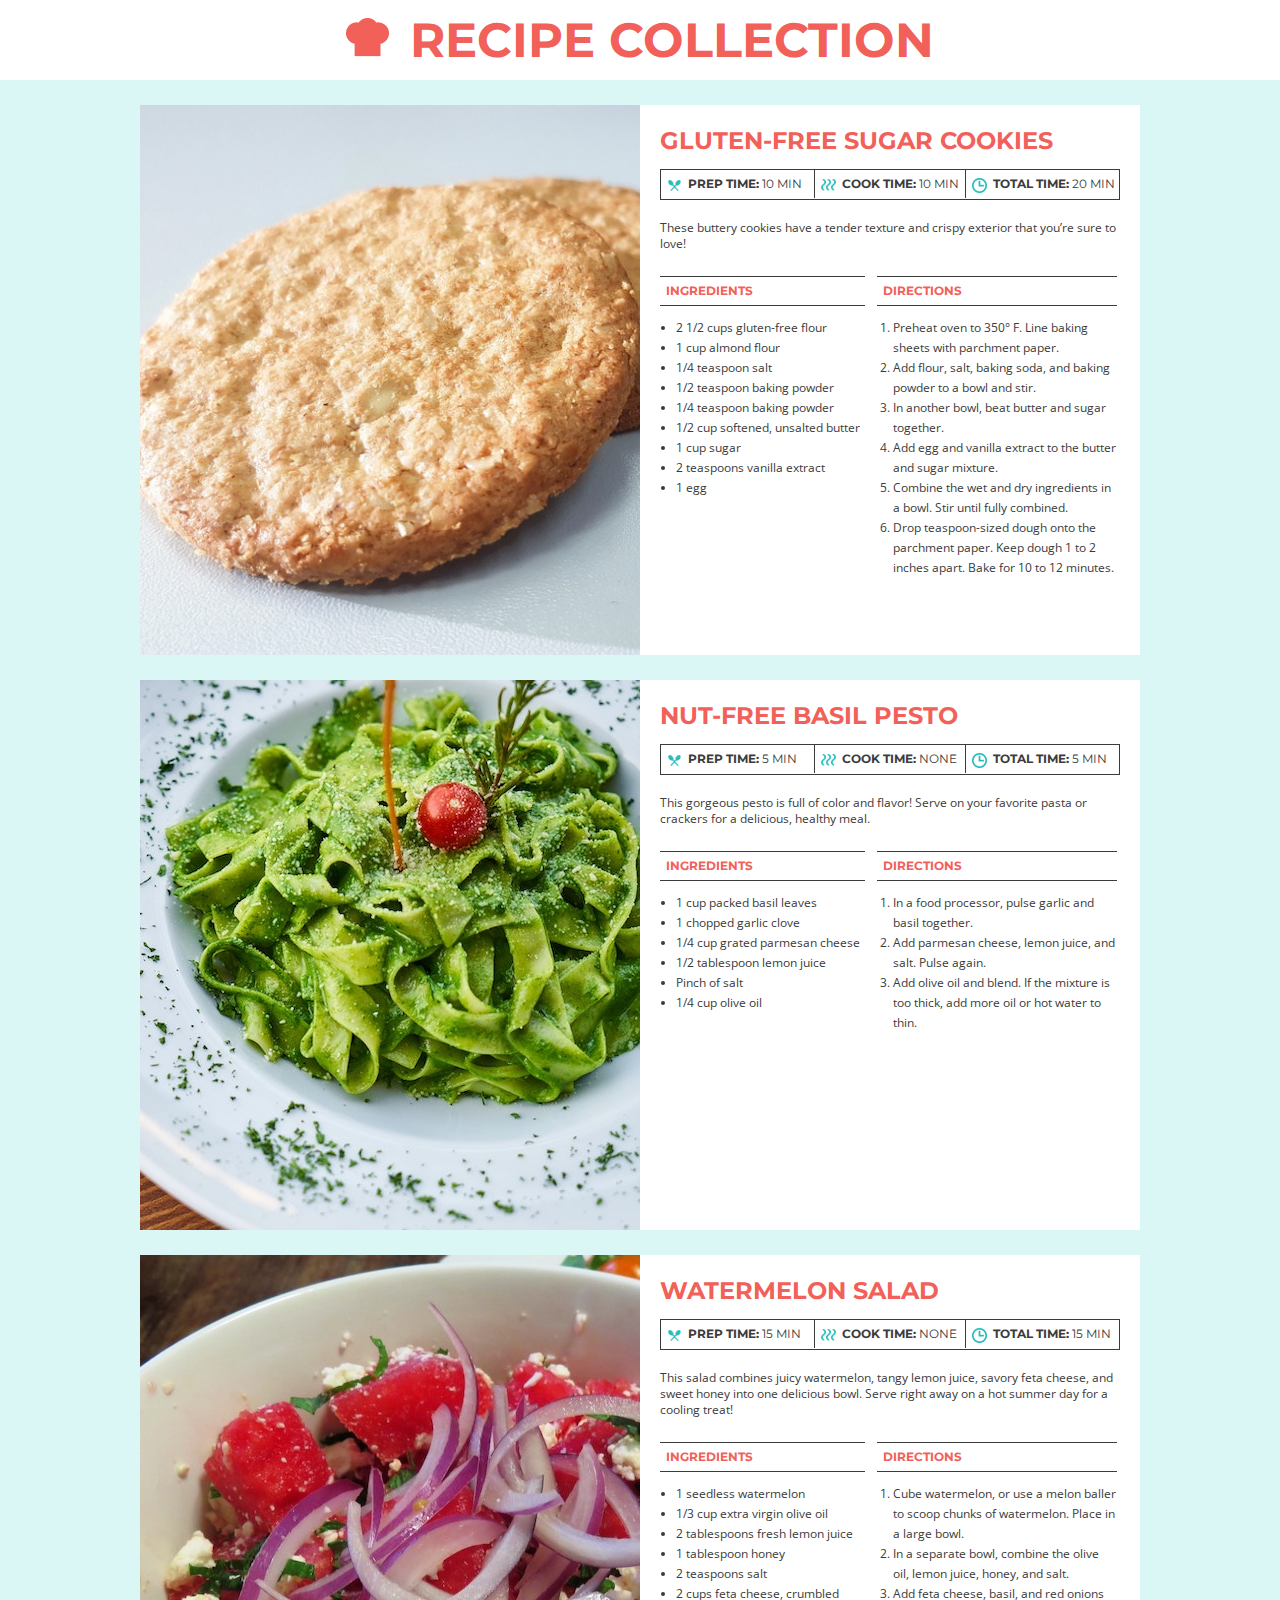
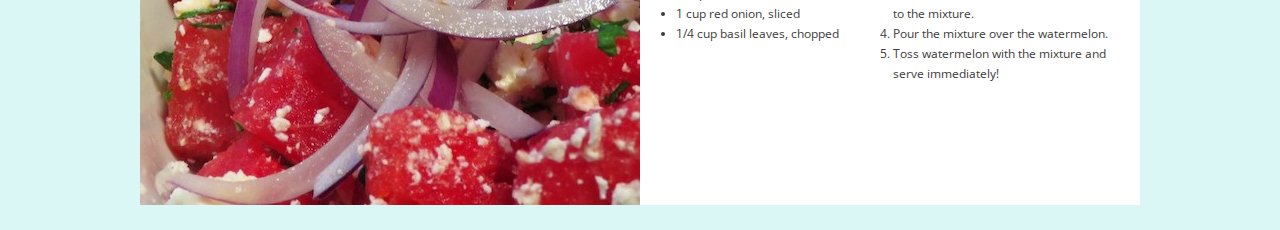
<file: recipe-card/index.html>
<!doctype html>
<html lang="en">

    <head>
        <meta charset="utf-8">
        <title>Recipe Cards Project</title>
        <link href="https://fonts.googleapis.com/css?family=Montserrat:700%7COpen+Sans&display=swap" rel="stylesheet">
        <link rel="stylesheet" type="text/css" href="css/style.css">
        <link rel="stylesheet" type="text/css" href="css/normalize.css">
        <link href="https://fonts.googleapis.com/css2?family=Montserrat&family=Open+Sans&display=swap" rel="stylesheet">
    </head>

    <body>
        <header>
            <img src="img/chef-hat.png" alt="chef hat">
            <h1>Recipe Collection</h1>
        </header>
        <main>
            <article id="cookies" class="card">
                <div class="image"></div>
                <div class="recipe">
                    <h2>Gluten-Free Sugar Cookies</h2>
                    <div class="time">
                        <div class="prep">
                            <img src="img/spoons.png" alt="prep time"><p class="time-details"><strong>Prep Time:</strong> 10 Min</p>
                        </div>
                        <div class="cook">
                            <img src="img/steam.png" alt="cook time"><p class="time-details"><strong>Cook Time:</strong> 10 Min</p>
                        </div>
                        <div class="total">
                            <img src="img/clock.png" alt="total time"><p class="time-details"><strong>Total Time:</strong> 20 Min</p>
                        </div>
                    </div>
                    <p class="description">These buttery cookies have a tender texture and crispy exterior that you’re
                        sure to love!</p>
                    <div class="columns">
                        <section class="ingredients">
                            <h3>Ingredients</h3>
                            <ul>
                                <li>2 1/2 cups gluten-free flour</li>
                                <li>1 cup almond flour</li>
                                <li>1/4 teaspoon salt</li>
                                <li>1/2 teaspoon baking powder</li>
                                <li>1/4 teaspoon baking powder</li>
                                <li>1/2 cup softened, unsalted butter</li>
                                <li>1 cup sugar</li>
                                <li>2 teaspoons vanilla extract</li>
                                <li>1 egg</li>
                            </ul>
                        </section>
                        <section class="directions">
                            <h3>Directions</h3>
                            <ol>
                                <li>Preheat oven to 350&deg; F. Line baking sheets with parchment paper.</li>
                                <li>Add flour, salt, baking soda, and baking powder to a bowl and stir.</li>
                                <li>In another bowl, beat butter and sugar together.</li>
                                <li>Add egg and vanilla extract to the butter and sugar mixture.</li>
                                <li>Combine the wet and dry ingredients in a bowl. Stir until fully combined.</li>
                                <li>Drop teaspoon-sized dough onto the parchment paper. Keep dough 1 to 2 inches apart.
                                    Bake for 10 to 12 minutes.</li>
                            </ol>
                        </section>
                    </div>
                </div>
            </article>
            <article id="pesto" class="card">
                <div class="image"></div>
                <div class="recipe">
                    <h2>Nut-Free Basil Pesto</h2>
                    <div class="time">
                        <div class="prep">
                            <img src="img/spoons.png" alt="prep time"><p class="time-details"><strong>Prep Time:</strong> 5 Min</p>
                        </div>
                        <div class="cook">
                            <img src="img/steam.png" alt="cook time"><p class="time-details"><strong>Cook Time:</strong> None</p>
                        </div>
                        <div class="total">
                            <img src="img/clock.png" alt="total time"><p class="time-details"><strong>Total Time:</strong> 5 Min</p>
                        </div>
                    </div>
                    <p class="description">This gorgeous pesto is full of color and flavor! Serve on your favorite pasta
                        or crackers for a delicious, healthy meal.</p>
                    <div class="columns">
                        <section class="ingredients">
                            <h3>Ingredients</h3>
                            <ul>
                                <li>1 cup packed basil leaves</li>
                                <li>1 chopped garlic clove</li>
                                <li>1/4 cup grated parmesan cheese</li>
                                <li>1/2 tablespoon lemon juice</li>
                                <li>Pinch of salt</li>
                                <li>1/4 cup olive oil</li>
                            </ul>
                        </section>
                        <section class="directions">
                            <h3>Directions</h3>
                            <ol>
                                <li>In a food processor, pulse garlic and basil together.</li>
                                <li>Add parmesan cheese, lemon juice, and salt. Pulse again.</li>
                                <li>Add olive oil and blend. If the mixture is too thick, add more oil or hot water to
                                    thin.</li>
                            </ol>
                        </section>
                    </div>
                </div>
            </article>
            <article id="salad" class="card">
                <div class="image"></div>
                <div class="recipe">
                    <h2>Watermelon Salad</h2>
                    <div class="time">
                        <div class="prep">
                            <img src="img/spoons.png" alt="prep time"><p class="time-details"><strong>Prep Time:</strong> 15 Min</p>
                        </div>
                        <div class="cook">
                            <img src="img/steam.png" alt="cook time"><p class="time-details"><strong>Cook Time:</strong> None</p>
                        </div>
                        <div class="total">
                            <img src="img/clock.png" alt="total time"><p class="time-details"><strong>Total Time:</strong> 15 Min</p>
                        </div>
                    </div>
                    <p class="description">This salad combines juicy watermelon, tangy lemon juice, savory feta cheese,
                        and sweet honey into one delicious bowl. Serve right away on a hot summer day for a cooling
                        treat!</p>
                    <div class="columns">
                        <section class="ingredients">
                            <h3>Ingredients</h3>
                            <ul>
                                <li>1 seedless watermelon</li>
                                <li>1/3 cup extra virgin olive oil</li>
                                <li>2 tablespoons fresh lemon juice</li>
                                <li>1 tablespoon honey</li>
                                <li>2 teaspoons salt</li>
                                <li>2 cups feta cheese, crumbled</li>
                                <li>1 cup red onion, sliced</li>
                                <li>1/4 cup basil leaves, chopped</li>
                            </ul>
                        </section>
                        <section class="directions">
                            <h3>Directions</h3>
                            <ol>
                                <li>Cube watermelon, or use a melon baller to scoop chunks of watermelon. Place in a
                                    large bowl.</li>
                                <li>In a separate bowl, combine the olive oil, lemon juice, honey, and salt.</li>
                                <li>Add feta cheese, basil, and red onions to the mixture.</li>
                                <li>Pour the mixture over the watermelon.</li>
                                <li>Toss watermelon with the mixture and serve immediately!</li>
                            </ol>
                        </section>
                    </div>
                </div>
            </article>
        </main>
    </body>

</html>
</file>
<file: recipe-card/css/style.css>
body {
	background-color: #DAF7F6;
	font-family: 'Open Sans', sans-serif;
	font-size: 12px;
	line-height: 16px;
	color: #3B3B3B;
}

header {
	background-color: #FFFFFF;
	text-align: center;
}

header h1 {
	display: inline-block;
	font-size: 48px;
	font-weight: bold;
}

header img {
	padding-right: 18px;
}

main{
	width: 1000px;
	margin: 0 auto;
}

.card{
	margin: 25px 0 ;
	overflow: auto;
}
.image{
	float: left;
	width: 500px;
	height: 550px;
}

.recipe{
	float: left;
	padding: 20px;
	background-color: #FFFFFF;
	box-sizing: border-box;
	width: 500px;
	height: 550px;
}

#cookies .image{
	background-image: url("../img/gluten-free-sugar-cookies.jpg");
	background-size: cover;
}
#pesto .image{
	background-image: url(../img/nut-free-pesto.jpg);
	background-size: cover;
}
#salad .image{
	background-image: url(../img/watermelon-salad.jpg);
	background-size: cover;
}
h1, h2, h3 {
	font-family: 'Montserrat';
	text-transform: uppercase;
	color: #F16059;
}

.recipe h2{
	font-size: 24px;
	margin-top: 8px;
}
.time{
	border: 1px solid #3B3B3B;
	margin-bottom: 20px;
	overflow: auto;
	font-family: 'Montserrat';
	text-transform: uppercase;
}
.time div {
	float: left;
	padding-left: 6px;
	padding-top: 6px;
	padding-bottom: 6px;
	width: 33.3333%;
	box-sizing: border-box;
	text-transform: uppercase;
}

.time .cook{
	border-width: 0 1px;
	border-style: solid;
	border-color: #3B3B3B;
}

.time img{
	width: 15px;
	height: auto;
	margin-right: 6px;
	vertical-align: middle;
}

.time-details{
	display: inline;
}
.columns{
	overflow: auto;
}
.directions{
	float: left;
	width: 240px;
}
.ingredients{
	float: left;
	width: 205px;
	margin-right: 12px;
}
.recipe h3{
	font-size: 12px;
	padding: 6px 0 6px 6px;
	border-top: 1px solid #3B3B3B;
	border-bottom: 1px solid #3B3B3B;
}
.ingredients ul, .directions ol{
	padding-left: 16px;
	line-height: 20px;
}
</file>
